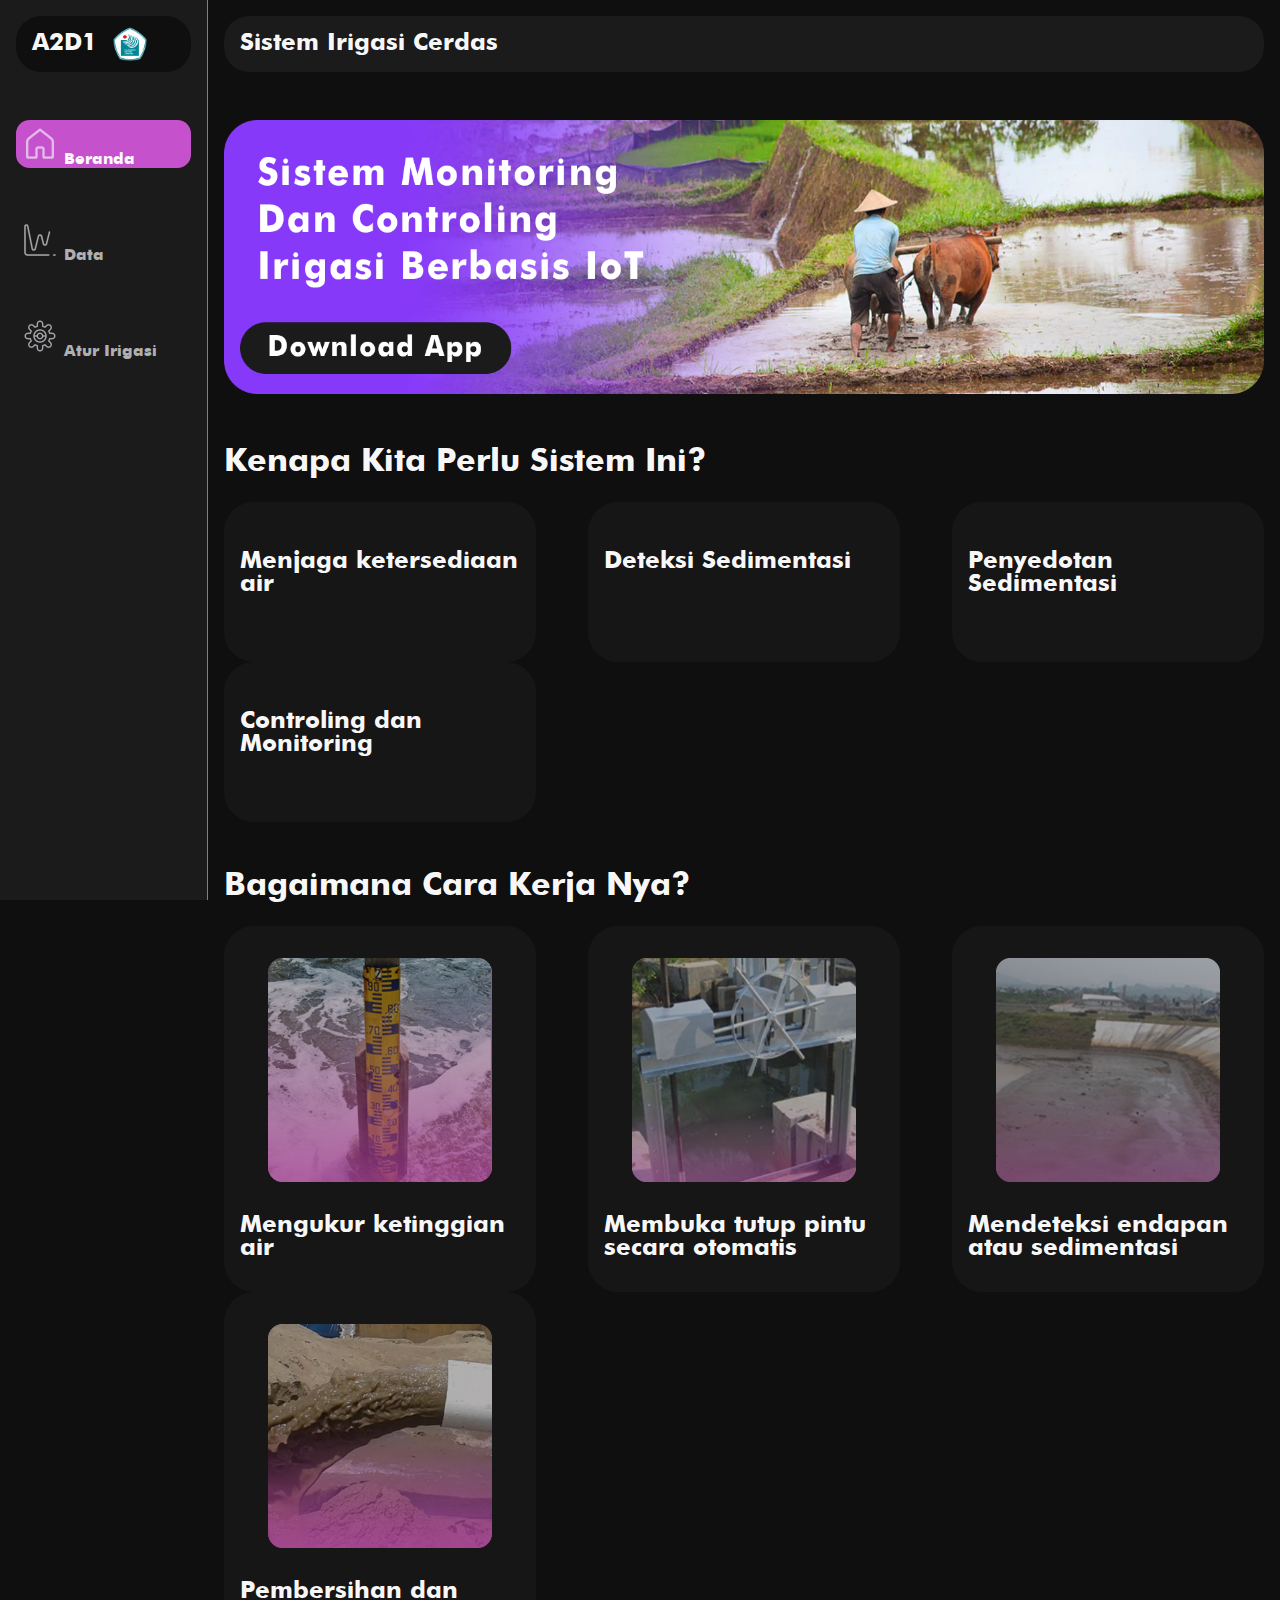
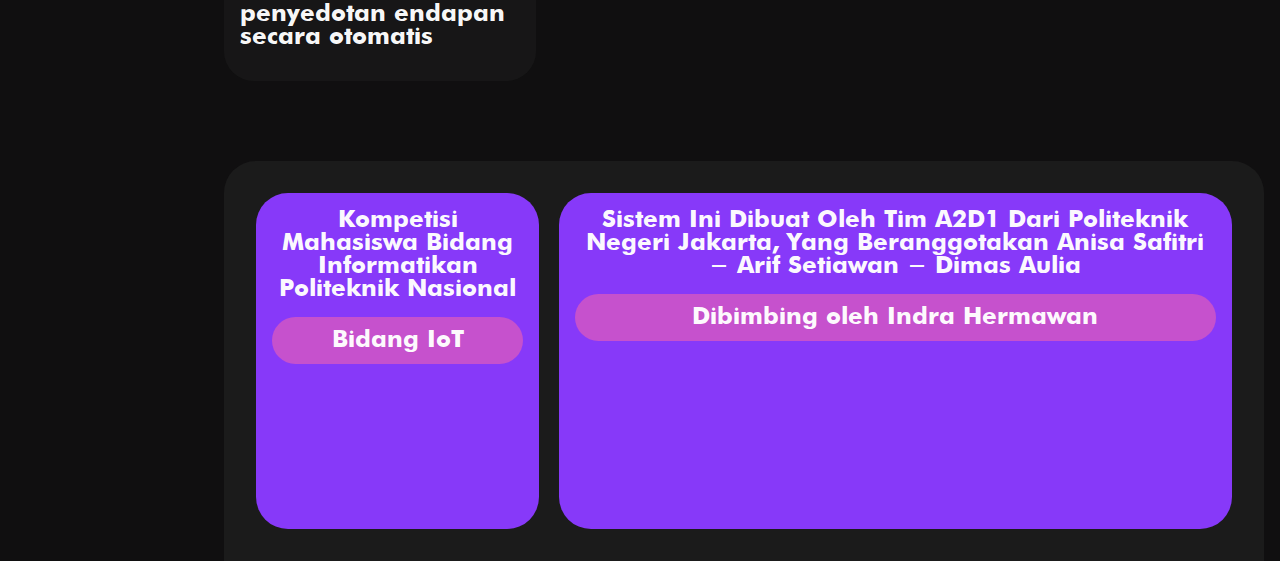
<file: index.html>
<!DOCTYPE html>
<html lang="en">
<head>
    <meta charset="UTF-8">
    <meta http-equiv="X-UA-Compatible" content="IE=edge">
    <meta name="viewport" content="width=device-width, initial-scale=1.0">
    <link rel="stylesheet" href="css/style.css">
    <link rel="icon" type="image/gif/png" href="/asset/image/pnj.png">
    <title>SIC A2D1</title>
</head>
<body>
    <div id="container">
        
        <aside>
            <div class="logo">
                <h2>A2D1</h2>
                <img src="/asset/image/pnj.png" alt="">
            </div>

            <nav>
                <ul class="nav-item">
                    <li class="aktiv">
                        <a href="index.html">
                            <img src="/asset/image/home.png" alt="">
                        </a>
                        <a href="index.html"> <p> Beranda </p></a>
                    </li>
                    <li >
                        <a href="data.html">
                            <img src="/asset/image/data.png" alt="">
                        </a>
                        <a href="data.html"><p>Data</p></a>
                    </li>
                    <li >
                        <a href="setings.html">
                            <img src="/asset/image/atur.png" alt="">
                        </a>
                        <a href="setings.html"><p>Atur Irigasi</p></a>
                    </li>
                </ul>
            </nav>
            
        </aside> 

        <main>
            <div class="logo">
                <h2>Sistem Irigasi Cerdas</h2>
            </div>

            <div class="main-konten">
                <a href="/asset/app/SIC A2D1.apk" download="SIC A2D1.apk">
                    <img src="/asset/image/hero.png" alt="">
                </a>

                <div class="big-section">
                    <h1>Kenapa Kita Perlu Sistem Ini?</h1>
                    <div class="small-section">
                        <ul>
                            <li>
                                <h2>Menjaga ketersediaan air</h2>
                            </li>
                            <li>
                                <h2>Deteksi Sedimentasi</h2>
                            </li>
                            <li>
                                <h2>Penyedotan Sedimentasi</h2>
                            </li>
                            <li>
                                <h2>Controling dan Monitoring</h2>
                            </li>
                        </ul>
                    </div>
                </div>  
                
                <div class="big-section">
                    <h1>Bagaimana Cara Kerja Nya?</h1>
                    <div class="small-section">
                        <ul>
                            <li>
                                <img src="/asset/image/water_level.png" alt="">
                                <h2>Mengukur ketinggian air</h2>
                            </li>
                            <li>
                                <img src="/asset/image/water_gate.png" alt="">
                                <h2>Membuka tutup pintu secara otomatis</h2>
                            </li>
                            <li>
                                <img src="/asset/image/mud.png" alt="">
                                <h2>Mendeteksi endapan atau sedimentasi</h2>
                            </li>
                            <li>
                                <img src="/asset/image/mud_pumping.png" alt="">
                                <h2>Pembersihan dan penyedotan endapan secara otomatis</h2>
                            </li>
                        </ul>
                    </div>
                </div> 

                <footer>
                    <div class="footer-left">
                        <h2>Kompetisi Mahasiswa Bidang Informatikan Politeknik Nasional</h2>
                        <h2 class="highlight">Bidang IoT</h2>
                    </div>

                    <div class="footer-right">
                        <h2>Sistem Ini Dibuat Oleh Tim A2D1 Dari
                            Politeknik Negeri Jakarta, Yang Beranggotakan
                            Anisa Safitri - Arif Setiawan - Dimas Aulia</h2>
                        <h2 class="highlight">Dibimbing oleh
                            Indra Hermawan</h2>
                    </div>
                </footer>
            </div>
        </main>
    </div>
</body>
</html>
</file>
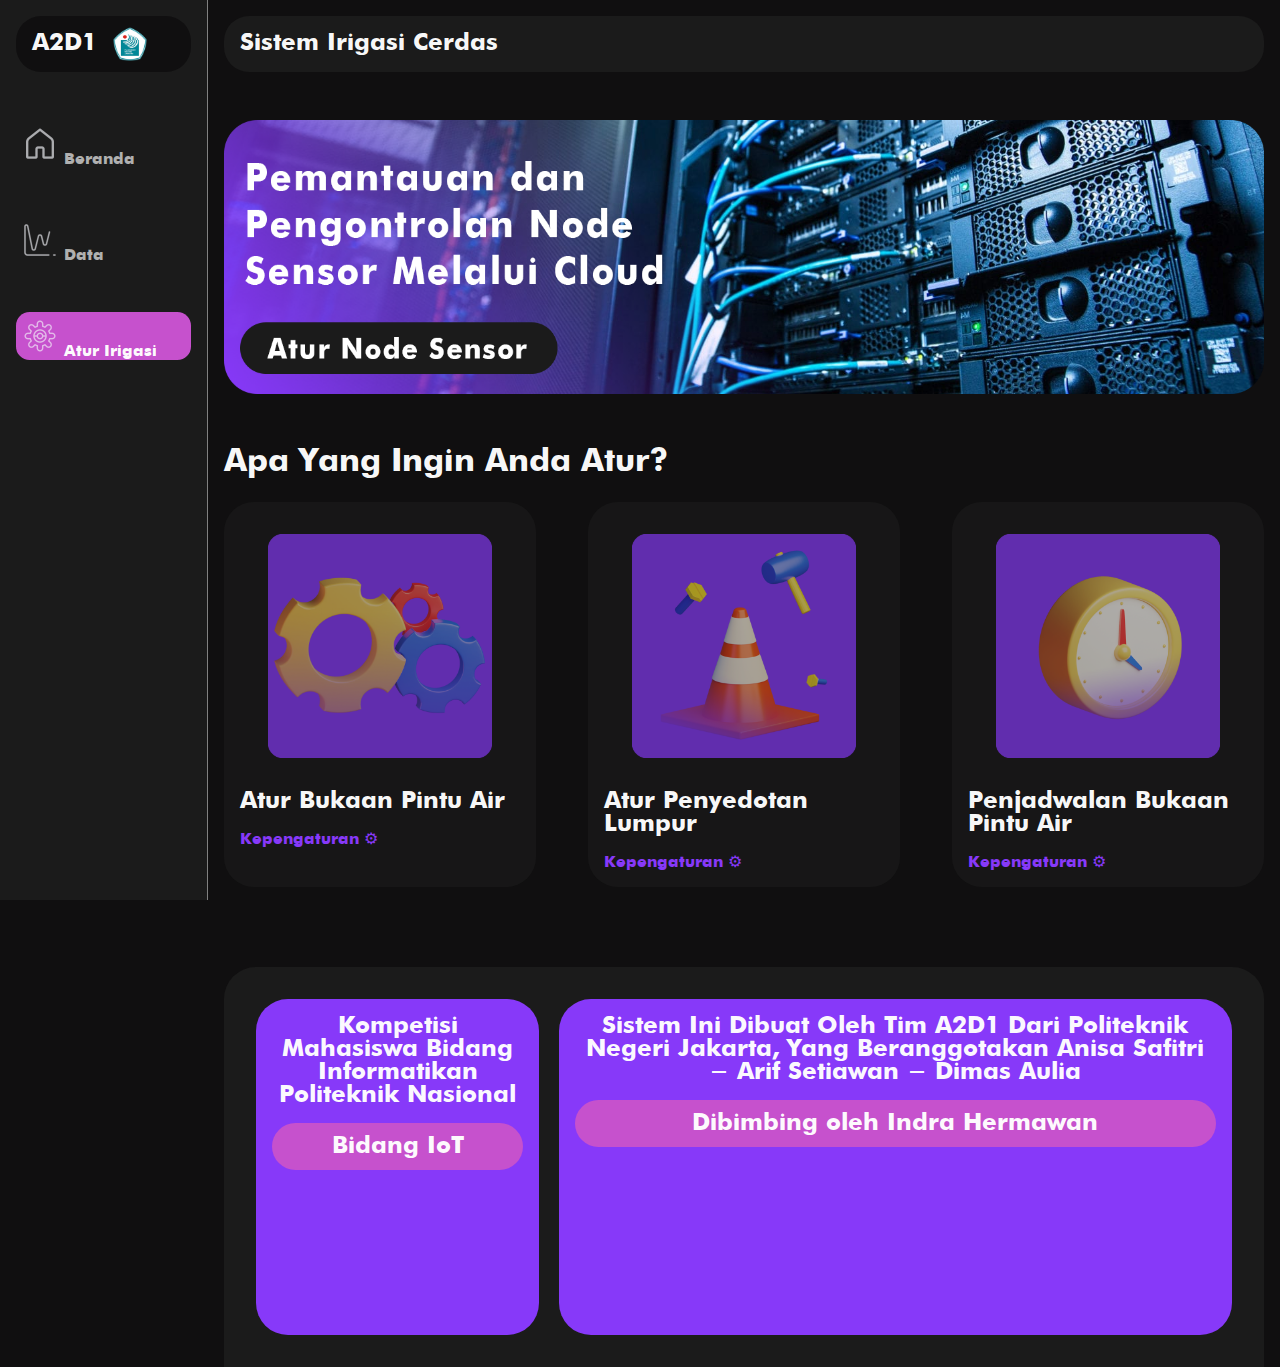
<file: setings.html>
<!DOCTYPE html>
<html lang="en">
<head>
    <meta charset="UTF-8">
    <meta http-equiv="X-UA-Compatible" content="IE=edge">
    <meta name="viewport" content="width=device-width, initial-scale=1.0">
    <link rel="stylesheet" href="css/style.css">
    <link rel="icon" type="image/gif/png" href="/asset/image/pnj.png">
    <title>SIC A2D1</title>
</head>
<body>
    <div id="container">
        
        <aside>
            <div class="logo">
                <h2>A2D1</h2>
                <img src="/asset/image/pnj.png" alt="">
            </div>

            <nav>
                <ul class="nav-item">
                    <li>
                        <a href="index.html">
                            <img src="/asset/image/home.png" alt="">
                        </a>
                        <a href="index.html"> <p> Beranda </p></a>
                    </li>
                    <li>
                        <a href="data.html">
                            <img src="/asset/image/data.png" alt="">
                        </a>
                        <a href=""><p>Data</p></a>
                    </li>
                    <li class="aktiv">
                        <a href="setings.html">
                            <img src="/asset/image/atur.png" alt="">
                        </a>
                        <a href="setings.html"><p>Atur Irigasi</p></a>
                    </li>
                </ul>
            </nav>
            
        </aside> 

        <main>
            <div class="logo">
                <h2>Sistem Irigasi Cerdas</h2>
            </div>

            <div class="main-konten">
                <a href="">
                    <img src="/asset/image/hero_setings.png" alt="">
                </a>
                
                <div class="big-section">
                    <h1>Apa Yang Ingin Anda Atur?</h1>
                    <div class="small-section">
                        <ul>
                            <li>
                                <img src="/asset/image/gear.png" alt="">
                                <h2>Atur Bukaan Pintu Air</h2>
                                <a href="setings_buka_pintu.html">Kepengaturan ⚙</a>   
                            </li>
                            </li>
                            <li>
                                <img src="/asset/image/fix.png" alt="">
                                <h2>Atur Penyedotan Lumpur</h2>
                                <a href="setings_lumpur.html"">Kepengaturan ⚙</a>   
                            </li>
                            <li>
                                <img src="/asset/image/clock.png" alt="">
                                <h2>Penjadwalan Bukaan Pintu Air</h2>
                                <a href="setings_jadwal_buka_pintu copy.html">Kepengaturan ⚙</a>   
                            </li>
                        </ul>
                    </div>
                </div> 

                <footer>
                    <div class="footer-left">
                        <h2>Kompetisi Mahasiswa Bidang Informatikan Politeknik Nasional</h2>
                        <h2 class="highlight">Bidang IoT</h2>
                    </div>

                    <div class="footer-right">
                        <h2>Sistem Ini Dibuat Oleh Tim A2D1 Dari
                            Politeknik Negeri Jakarta, Yang Beranggotakan
                            Anisa Safitri - Arif Setiawan - Dimas Aulia</h2>
                        <h2 class="highlight">Dibimbing oleh
                            Indra Hermawan</h2>
                    </div>
                </footer>
            </div>
        </main>
    </div>
</body>
</html>
</file>
<file: css/style.css>
:root{
    font-size: 16;
    --mainDark : rgb(16, 15, 16);
    --secondDark : rgb(27, 27, 27);
    --mainColor : rgb(135, 57, 249);
    --secondColor : rgb(198, 81, 205);
    --textBright : rgba(255,255,255, 0.97);
    --textMid : rgba(255,255,255,0.67);
    --textDark : rgba(255,255,255,0.45);
}

@font-face {
    font-family: Futura-PT;
    src: url(../asset/font/unicode.futurab.ttf);
    font-weight: normal;
}

body::-webkit-scrollbar {
    width: 0.25rem;
}
  
body::-webkit-scrollbar-track {
    background: var(--secondDark);
}
  
body::-webkit-scrollbar-thumb {
    background: var(--mainColor);
}

h1, h2, h3, h4, h5, h6{
    margin: 0;
}

a, ul, li{
    color: var(--textBright);
    list-style: none;
    text-decoration: none;
    margin: 0;
    padding: 0;
    color: var(--textMid);
}

html, body {
    font-family: Futura-PT, sans-serif;
    color: var(--textBright);
    transition: all 0.5s ease-in-out;
    margin: 0;
    padding: 0;
    background-color: var(--mainDark);
}

/* MAIN KONTAINER */

main{
    margin-left: 13rem;
    padding: 1rem;
    box-sizing: border-box;
}

aside{
    width: 13rem;
    height: 100vh;
    position: fixed;
    border-right: 0.5px solid var(--textDark);
    padding: 1rem;
    box-sizing: border-box;
    background: var(--secondDark);
}
aside .logo{
    background: var(--mainDark);
}

.logo{
    width: 100%;
    height: 3.5rem;
    background: var(--secondDark);
    border-radius: 25px;
    box-sizing: border-box;
    padding-left: 1rem;
    margin-bottom: 3rem;
    display: flex;
    align-items: center;
}

.logo h2{
    height: 3.5rem;
    line-height: 3.5rem;
}

.logo img{
    max-height: 60%;
    margin-left : 1rem;
}

.nav-item{
    display: flex;
    flex-direction: column;
    /* align-items: flex-start; */
}

.nav-item li{
    align-items: center;     
    display: flex;
    width: 100%;
    height: 3rem;
    margin-bottom: 3rem;
    padding: .5rem;
    box-sizing: border-box;
    transition: all 0.3 ease-in;
}

.nav-item li a img{
    max-height: 2rem;
    opacity: .67;
    display: block;
    margin: auto 0;
}

.nav-item li a{
    height: 3rem;
    line-height: 3rem;
    margin-right: .5rem;
    text-justify: center;
    display: flex;
    justify-content: center;
}

.aktiv{
    background: var(--secondColor);
    border-radius: .85rem;
}

.aktiv a{
    color: var(--textBright);
}

.nav-item li:hover img{
    opacity: .97;
    color: var(--textBright);
}

.nav-item li:hover a{
    color: var(--textBright);
}

.main-konten{
    max-width: 100%;
    height: 100px;
}

.main-konten img{
    max-width: 100%;
}

.big-section{
    margin: 3rem 0;
}

.small-section{
    margin: 1.5rem 0;
    width: 100%;
}

.small-section ul{
    display: flex;
    flex-wrap: wrap;
    justify-content: space-between;
}

.small-section ul li{
    width: 30%;
    min-height: 10rem;
    background: rgba(27,27,27,0.67);
    padding: 1rem;
    box-sizing: border-box;
    border-radius: 30px;
}

.small-section ul li h2{
    color: var(--textBright);
    margin: 2rem 0 1rem 0;
}

.small-section ul li a{
    margin: 1000px 0;
    color: var(--mainColor);
}

.small-section ul li img{
    width: 80%;
    display: block;
    margin: 1rem auto;
    opacity: .67;
}

footer{
    width: 100%;
    height: 25rem;
    margin-top: 5rem;
    padding: 2rem;
    box-sizing: border-box;
    border-top-left-radius: 2rem;
    border-top-right-radius: 2rem;
    background: var(--secondDark);
    display: flex;
    justify-content: space-between;
}

.footer-left{
    width: 29%;
    height: 100%;
    background: var(--mainColor);
    border-radius: 2rem;
    padding: 1rem;
    box-sizing: border-box;
    text-align: center;
}

.footer-right{
    width: 69%;
    height: 100%;
    background: var(--mainColor);
    border-radius: 2rem;
    padding: 1rem;
    box-sizing: border-box;
    text-align: center;
}

.highlight{
    background: var(--secondColor);
    padding: .75rem;
    margin-top: 1rem;
    border-radius: 1.5rem;
    position: relative;
    bottom: 0;
}

/* MOBILE */
@media only screen and (max-width: 1100px) {
    :root{
        font-size: 15px;
    }
}

@media only screen and (max-width: 1000px) {
    :root{
        font-size: 14px;
    }
}

@media only screen and (max-width: 950px) {
    :root{
        font-size: 13px;
    }
}

@media only screen and (max-width: 900px) {
    :root{
        font-size: 12px;
    }
}

@media only screen and (max-width: 820px) {
    .small-section ul li{
        width: 48%;
        margin-bottom: 2rem;
    }
}

@media only screen and (max-width: 690px) {
    .small-section ul li{
        width: 95%;
        margin-bottom: 2rem;
    }

    footer{
        flex-direction: column;
        height: 40rem;
    }

    .footer-left{
        width: 98%;
        margin: 2rem 0;
    }

    .footer-right{
        width: 98%;
        margin: 2rem 0;
    }
}

@media only screen and (max-width: 550px) {
    main{
        margin-left: 0;
    }

    main img{
        margin-top: 2rem;
    }

    aside{
        bottom: 0;
        width: 100vw;
        height: 5rem;
        border-right: 0px solid var(--textDark);
        border-top: 0.5px solid var(--textDark);
        z-index: 2;
        background:var(--secondDark);
    }

    .logo{
        display: none;
    }

    .nav-item{
        flex-direction: row;
        /* align-items: flex-start; */
    }

    .nav-item li{
        justify-content: center;
    }

    .nav-item li a p{
        display: none;
    }

    .nav-item li a img{
        display: block;
    }


    footer{
        height: 45rem;
    }

    .footer-right{
        width: 98%;
        margin: 4rem 0;
    }
}
</file>
